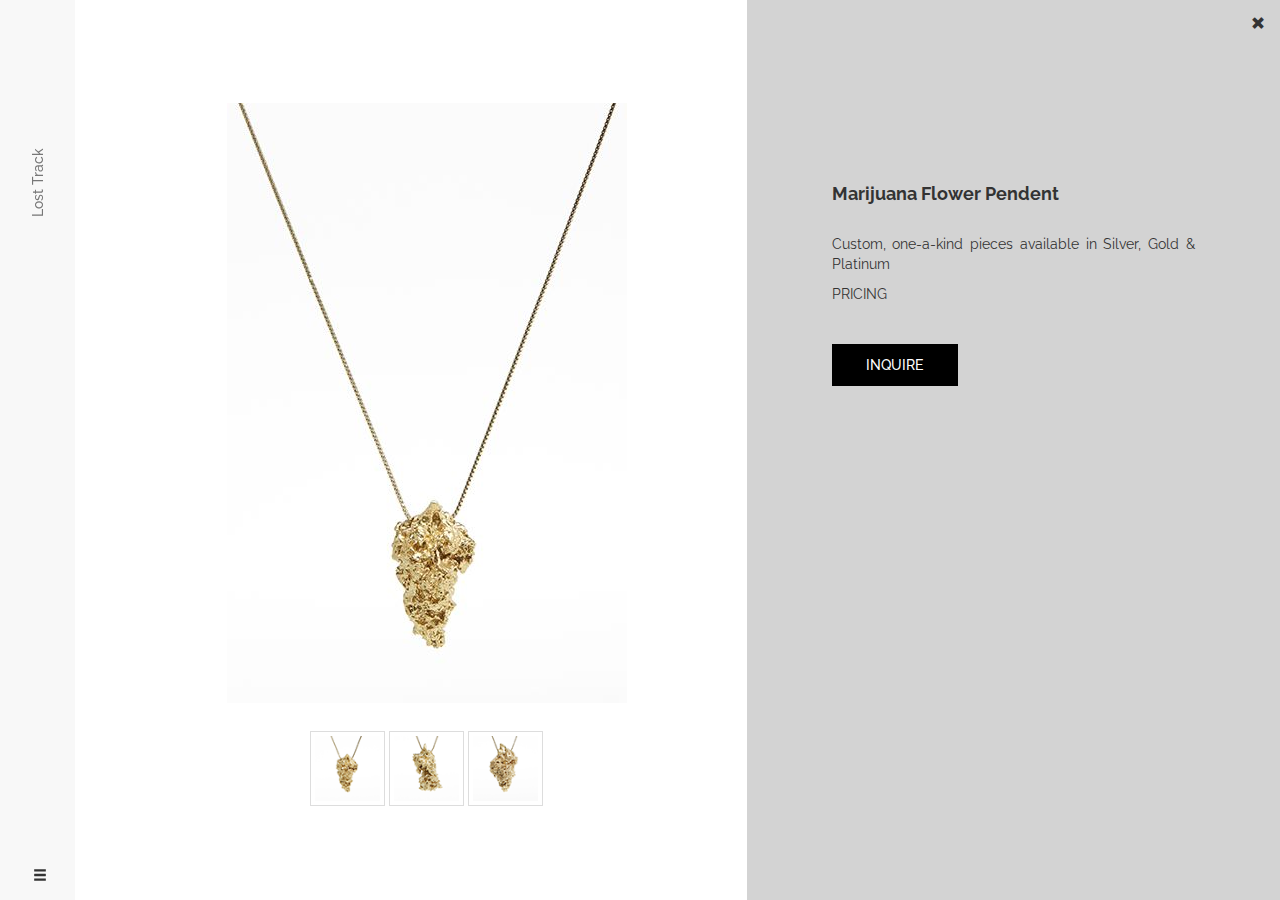
<file: detailpages/MarijuanaFlowerPendent-detail.html>
<!DOCTYPE html>
<html lang="en">
  <head>
    <meta charset="utf-8">
    <meta http-equiv="X-UA-Compatible" content="IE=edge">
    <meta name="viewport" content="width=device-width, initial-scale=1">
    <!-- The above 3 meta tags *must* come first in the head; any other head content must come *after* these tags -->
    <title>LOST TRACK JEWELRY</title>

    <!-- Bootstrap -->
   <!-- Latest compiled and minified CSS -->
    <link rel="stylesheet" href="https://maxcdn.bootstrapcdn.com/bootstrap/3.3.7/css/bootstrap.min.css" integrity="sha384-BVYiiSIFeK1dGmJRAkycuHAHRg32OmUcww7on3RYdg4Va+PmSTsz/K68vbdEjh4u" crossorigin="anonymous">
    <link rel="stylesheet" type="text/css" href="../style.css">

    <!-- HTML5 shim and Respond.js for IE8 support of HTML5 elements and media queries -->
    <!-- WARNING: Respond.js doesn't work if you view the page via file:// -->
    <!--[if lt IE 9]>
      <script src="https://oss.maxcdn.com/html5shiv/3.7.3/html5shiv.min.js"></script>
      <script src="https://oss.maxcdn.com/respond/1.4.2/respond.min.js"></script>
    <![endif]-->
    <link href="https://fonts.googleapis.com/css?family=Raleway:300,700" rel="stylesheet">
<link rel="apple-touch-icon" sizes="57x57" href="images/Favicons/apple-icon-57x57.png">
<link rel="apple-touch-icon" sizes="60x60" href="images/Favicons/apple-icon-60x60.png">
<link rel="apple-touch-icon" sizes="72x72" href="images/Favicons/apple-icon-72x72.png">
<link rel="apple-touch-icon" sizes="76x76" href="images/Favicons/apple-icon-76x76.png">
<link rel="apple-touch-icon" sizes="114x114" href="images/Favicons/apple-icon-114x114.png">
<link rel="apple-touch-icon" sizes="120x120" href="images/Favicons/apple-icon-120x120.png">
<link rel="apple-touch-icon" sizes="144x144" href="images/Favicons/apple-icon-144x144.png">
<link rel="apple-touch-icon" sizes="152x152" href="images/Favicons/apple-icon-152x152.png">
<link rel="apple-touch-icon" sizes="180x180" href="images/Favicons/apple-icon-180x180.png">
<link rel="icon" type="image/png" sizes="192x192"  href="images/Favicons/android-icon-192x192.png">
<link rel="icon" type="image/png" sizes="32x32" href="images/Favicons/favicon-32x32.png">
<link rel="icon" type="image/png" sizes="96x96" href="images/Favicons/favicon-96x96.png">
<link rel="icon" type="image/png" sizes="16x16" href="images/Favicons/favicon-16x16.png">
<link rel="manifest" href="/manifest.json">
<meta name="msapplication-TileColor" content="#ffffff">
<meta name="msapplication-TileImage" content="images/Favicons/ms-icon-144x144.png">
<meta name="theme-color" content="#ffffff">    
  </head>
  <body>
    <div id="mySidenav" class="sidenav">
      <a href="javascript:void(0)" class="closebtn" onclick="closeNav()">&times;</a>
      <a href="../index.html">Home</a>
      <a href="../about.html">About</a>
     <!-- <a href="shop.html">Shop</a>-->
    </div>

    <div class="navbar navbar-default navbar-fixed-left">
    <a class="navbar-brand" href="../index.html"><h5 class="logo">Lost Track</h5></a>
    <div class="align-bottom text-center">
    <ul class="nav navbar-nav">
     <li><span onclick="openNav()"><i class="glyphicon glyphicon-menu-hamburger"></i></span></li>
    </ul>
    </div>
    </div>
    <div id="main">
      <div class="col-md-1"></div>
      <div class="col-md-6 center-vertical">
        <img class="productimg img-responsive center-block" id="zoom" src="../images/productdetail/Charm_Nug_Brass_002_detail.jpg"><!-- Big Product-->
        <!-- thumbnails-->
        <div class="text-center">
         <img onclick="document.getElementById('zoom').src='../images/productdetail/Charm_Nug_Brass_002_detail.jpg'" src="../images/thumbnails/Charm_Nug_Brass_002_thumb.png" class="img-thumbnail thumbnail" alt="Brass Charm"/>
        <img onclick="document.getElementById('zoom').src='../images/productdetail/Charm_Nug2_Brass_006_detail.jpg'" src="../images/thumbnails/Charm_Nug2_Brass_006_thumb.png" class="img-thumbnail thumbnail" alt="Brass Charm"/>
        <img onclick="document.getElementById('zoom').src='../images/productdetail/Charm_Nug3_Brass_010_detail.jpg'" src="../images/thumbnails/Charm_Nug3_Brass_010_thumb.png" class="img-thumbnail thumbnail" alt="Brass Charm"/>

        </div>
        <!-- thumbnails-->
      </div>

      <div class="col-md-5 text-justify sidepanel">
        <div class="text-right">
        <a href="index.html">
        <i class="glyphicon glyphicon-remove"></i></a></div>
        <div class="productinfo">
        <h4><strong>Marijuana Flower Pendent</strong></h4>
        <br>
        <p>Custom, one-a-kind pieces available in Silver, Gold & Platinum</p>
          <a href="about.html">
            <p>PRICING</p>
          </a>
        <br>
       <div class="rectangle text-center">
         <a href="https://losttrackadmin.typeform.com/to/vgKyVc">
          <h5>INQUIRE</h5>
          </a>
        </div>
        </div>
      </div>
    </div>

    <!-- jQuery (necessary for Bootstrap's JavaScript plugins) -->
    <script src="https://ajax.googleapis.com/ajax/libs/jquery/1.12.4/jquery.min.js"></script>
    <!-- Include all compiled plugins (below), or include individual files as needed -->
    <!-- Latest compiled and minified JavaScript -->
    <script src="https://maxcdn.bootstrapcdn.com/bootstrap/3.3.7/js/bootstrap.min.js" integrity="sha384-Tc5IQib027qvyjSMfHjOMaLkfuWVxZxUPnCJA7l2mCWNIpG9mGCD8wGNIcPD7Txa" crossorigin="anonymous"></script>
    <script type="text/javascript" src="../losttrack.js"></script>
  </body>
</html>
</file>
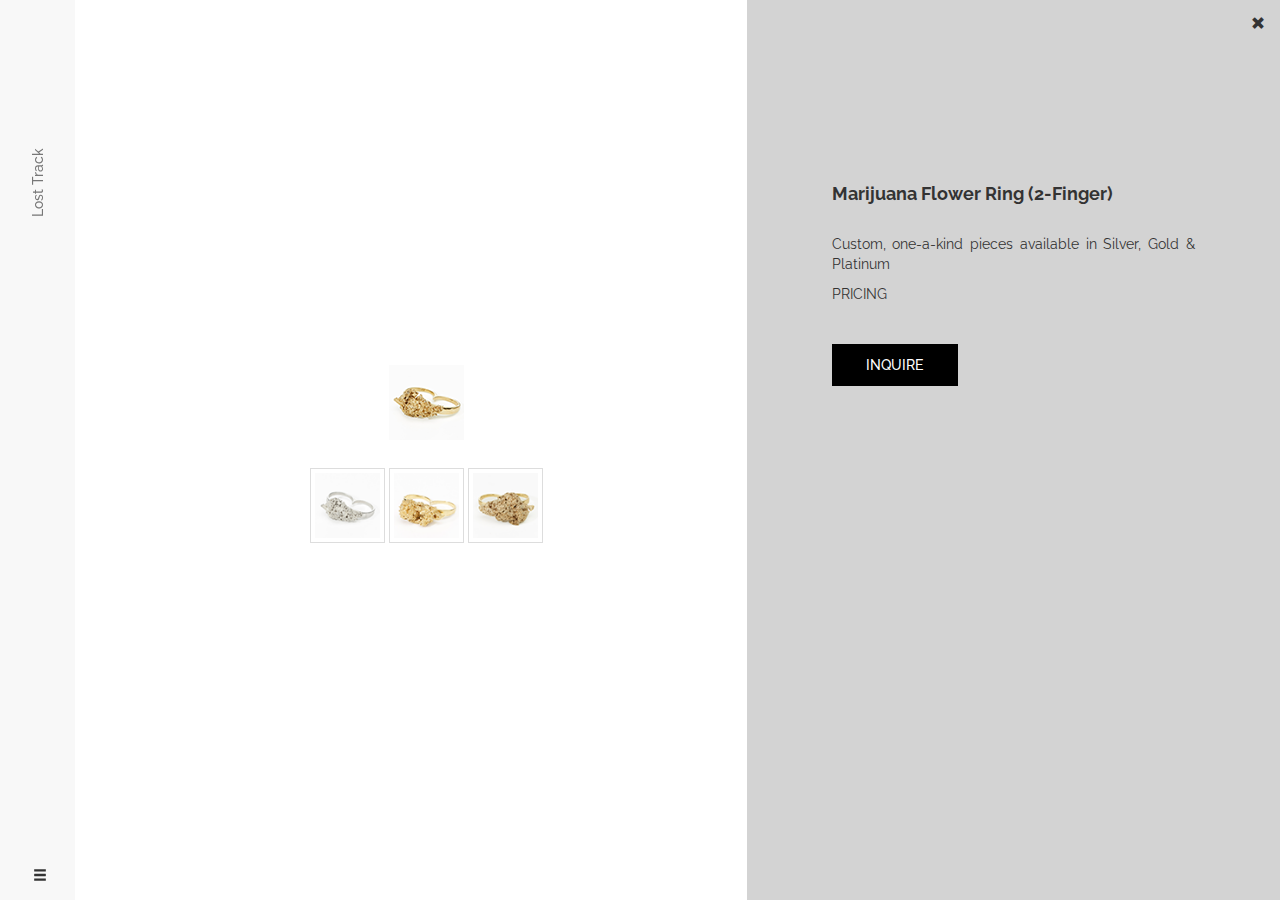
<file: detailpages/MarijuanaFlowerRing-detail.html>
<!DOCTYPE html>
<html lang="en">
  <head>
    <meta charset="utf-8">
    <meta http-equiv="X-UA-Compatible" content="IE=edge">
    <meta name="viewport" content="width=device-width, initial-scale=1">
    <!-- The above 3 meta tags *must* come first in the head; any other head content must come *after* these tags -->
    <title>LOST TRACK JEWELRY</title>

    <!-- Bootstrap -->
   <!-- Latest compiled and minified CSS -->
    <link rel="stylesheet" href="https://maxcdn.bootstrapcdn.com/bootstrap/3.3.7/css/bootstrap.min.css" integrity="sha384-BVYiiSIFeK1dGmJRAkycuHAHRg32OmUcww7on3RYdg4Va+PmSTsz/K68vbdEjh4u" crossorigin="anonymous">
    <link rel="stylesheet" type="text/css" href="../style.css">

    <!-- HTML5 shim and Respond.js for IE8 support of HTML5 elements and media queries -->
    <!-- WARNING: Respond.js doesn't work if you view the page via file:// -->
    <!--[if lt IE 9]>
      <script src="https://oss.maxcdn.com/html5shiv/3.7.3/html5shiv.min.js"></script>
      <script src="https://oss.maxcdn.com/respond/1.4.2/respond.min.js"></script>
    <![endif]-->
    <link href="https://fonts.googleapis.com/css?family=Raleway:300,700" rel="stylesheet">
    <link rel="apple-touch-icon" sizes="57x57" href="images/Favicons/apple-icon-57x57.png">
<link rel="apple-touch-icon" sizes="60x60" href="images/Favicons/apple-icon-60x60.png">
<link rel="apple-touch-icon" sizes="72x72" href="images/Favicons/apple-icon-72x72.png">
<link rel="apple-touch-icon" sizes="76x76" href="images/Favicons/apple-icon-76x76.png">
<link rel="apple-touch-icon" sizes="114x114" href="images/Favicons/apple-icon-114x114.png">
<link rel="apple-touch-icon" sizes="120x120" href="images/Favicons/apple-icon-120x120.png">
<link rel="apple-touch-icon" sizes="144x144" href="images/Favicons/apple-icon-144x144.png">
<link rel="apple-touch-icon" sizes="152x152" href="images/Favicons/apple-icon-152x152.png">
<link rel="apple-touch-icon" sizes="180x180" href="images/Favicons/apple-icon-180x180.png">
<link rel="icon" type="image/png" sizes="192x192"  href="images/Favicons/android-icon-192x192.png">
<link rel="icon" type="image/png" sizes="32x32" href="images/Favicons/favicon-32x32.png">
<link rel="icon" type="image/png" sizes="96x96" href="images/Favicons/favicon-96x96.png">
<link rel="icon" type="image/png" sizes="16x16" href="images/Favicons/favicon-16x16.png">
<link rel="manifest" href="/manifest.json">
<meta name="msapplication-TileColor" content="#ffffff">
<meta name="msapplication-TileImage" content="images/Favicons/ms-icon-144x144.png">
<meta name="theme-color" content="#ffffff">
  </head>
  <body>
    <div id="mySidenav" class="sidenav">
      <a href="javascript:void(0)" class="closebtn" onclick="closeNav()">&times;</a>
      <a href="../index.html">Home</a>
      <a href="../about.html">About</a>
     <!-- <a href="shop.html">Shop</a>-->
    </div>

    <div class="navbar navbar-default navbar-fixed-left">
    <a class="navbar-brand" href="../index.html"><h5 class="logo">Lost Track</h5></a>
    <div class="align-bottom text-center">
    <ul class="nav navbar-nav">
     <li><span onclick="openNav()"><i class="glyphicon glyphicon-menu-hamburger"></i></span></li>
    </ul>
    </div>
    </div>
    <div id="main">
      <div class="col-md-1"></div>
      <div class="col-md-6 center-vertical">
        <img class="productimg img-responsive center-block" id="zoom" src="../images/thumbnails/Ring_Nug_Gold_013_thumb.png" alt="Brass Charm"/><!-- Big Product-->
        <!-- thumbnails-->
        <div class="text-center">
        <img onclick="document.getElementById('zoom').src='../images/productdetail/Ring_Nug_Silver_007_detail.jpg'" src="../images/thumbnails/Ring_Nug_Silver_007_thumb.png" class="img-thumbnail thumbnail" alt="Silver Charm"/>
        <img onclick="document.getElementById('zoom').src='../images/productdetail/Ring_Nug2_Gold_015_detail.jpg'" src="../images/thumbnails/Ring_Nug2_Gold_015_thumb.png" class="img-thumbnail thumbnail" alt="Gold Charm 2"/>
        <img onclick="document.getElementById('zoom').src='../images/productdetail/Ring_Nug3_Gold_020_detail.jpg'" src="../images/thumbnails/Ring_Nug3_Gold_020_thumb.png" class="img-thumbnail thumbnail" alt="Gold Charm 3"/>


        </div>
        <!-- thumbnails-->
      </div>

      <div class="col-md-5 text-justify sidepanel">
        <div class="text-right">
        <a href="index.html">
        <i class="glyphicon glyphicon-remove"></i></a></div>
        <div class="productinfo">
        <h4><strong>Marijuana Flower Ring (2-Finger)</strong></h4>
        <br>
        <p>Custom, one-a-kind pieces available in Silver, Gold & Platinum</p>
          <a href="about.html">
            <p>PRICING</p>
          </a>
        <br>
        <div class="rectangle text-center">
          <a href="https://losttrackadmin.typeform.com/to/vgKyVc">
          <h5>INQUIRE</h5>
          </a>
        </div>
        </div>
      </div>
    </div>

    <!-- jQuery (necessary for Bootstrap's JavaScript plugins) -->
    <script src="https://ajax.googleapis.com/ajax/libs/jquery/1.12.4/jquery.min.js"></script>
    <!-- Include all compiled plugins (below), or include individual files as needed -->
    <!-- Latest compiled and minified JavaScript -->
    <script src="https://maxcdn.bootstrapcdn.com/bootstrap/3.3.7/js/bootstrap.min.js" integrity="sha384-Tc5IQib027qvyjSMfHjOMaLkfuWVxZxUPnCJA7l2mCWNIpG9mGCD8wGNIcPD7Txa" crossorigin="anonymous"></script>
    <script type="text/javascript" src="../losttrack.js"></script>
  </body>
</html>
</file>
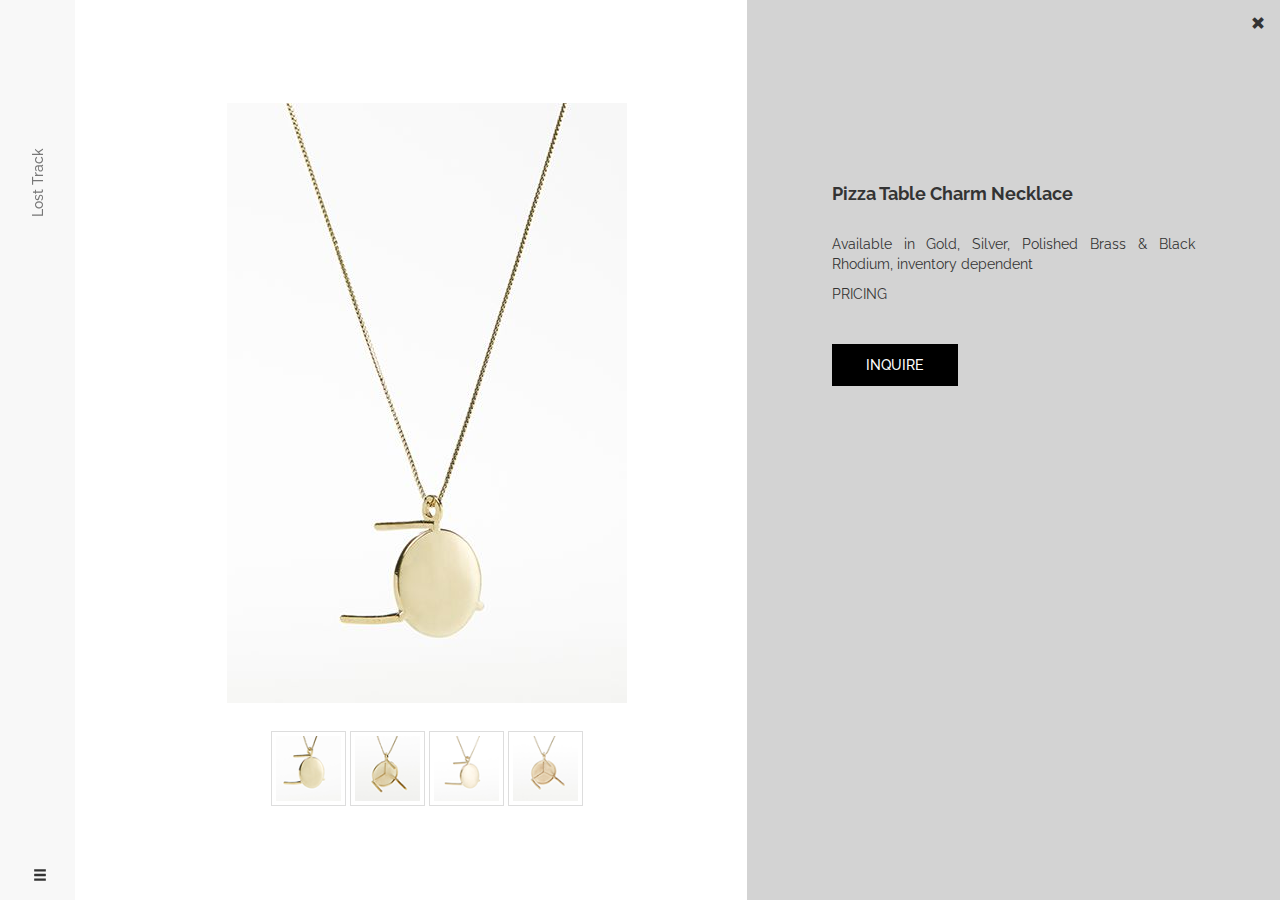
<file: detailpages/PizzaTableCharm-detail.html>
<!DOCTYPE html>
<html lang="en">
  <head>
    <meta charset="utf-8">
    <meta http-equiv="X-UA-Compatible" content="IE=edge">
    <meta name="viewport" content="width=device-width, initial-scale=1">
    <!-- The above 3 meta tags *must* come first in the head; any other head content must come *after* these tags -->
    <title>LOST TRACK JEWELRY</title>

    <!-- Bootstrap -->
   <!-- Latest compiled and minified CSS -->
    <link rel="stylesheet" href="https://maxcdn.bootstrapcdn.com/bootstrap/3.3.7/css/bootstrap.min.css" integrity="sha384-BVYiiSIFeK1dGmJRAkycuHAHRg32OmUcww7on3RYdg4Va+PmSTsz/K68vbdEjh4u" crossorigin="anonymous">
    <link rel="stylesheet" type="text/css" href="../style.css">

    <!-- HTML5 shim and Respond.js for IE8 support of HTML5 elements and media queries -->
    <!-- WARNING: Respond.js doesn't work if you view the page via file:// -->
    <!--[if lt IE 9]>
      <script src="https://oss.maxcdn.com/html5shiv/3.7.3/html5shiv.min.js"></script>
      <script src="https://oss.maxcdn.com/respond/1.4.2/respond.min.js"></script>
    <![endif]-->
    <link href="https://fonts.googleapis.com/css?family=Raleway:300,700" rel="stylesheet">
    <link rel="apple-touch-icon" sizes="57x57" href="images/Favicons/apple-icon-57x57.png">
<link rel="apple-touch-icon" sizes="60x60" href="images/Favicons/apple-icon-60x60.png">
<link rel="apple-touch-icon" sizes="72x72" href="images/Favicons/apple-icon-72x72.png">
<link rel="apple-touch-icon" sizes="76x76" href="images/Favicons/apple-icon-76x76.png">
<link rel="apple-touch-icon" sizes="114x114" href="images/Favicons/apple-icon-114x114.png">
<link rel="apple-touch-icon" sizes="120x120" href="images/Favicons/apple-icon-120x120.png">
<link rel="apple-touch-icon" sizes="144x144" href="images/Favicons/apple-icon-144x144.png">
<link rel="apple-touch-icon" sizes="152x152" href="images/Favicons/apple-icon-152x152.png">
<link rel="apple-touch-icon" sizes="180x180" href="images/Favicons/apple-icon-180x180.png">
<link rel="icon" type="image/png" sizes="192x192"  href="images/Favicons/android-icon-192x192.png">
<link rel="icon" type="image/png" sizes="32x32" href="images/Favicons/favicon-32x32.png">
<link rel="icon" type="image/png" sizes="96x96" href="images/Favicons/favicon-96x96.png">
<link rel="icon" type="image/png" sizes="16x16" href="images/Favicons/favicon-16x16.png">
<link rel="manifest" href="/manifest.json">
<meta name="msapplication-TileColor" content="#ffffff">
<meta name="msapplication-TileImage" content="images/Favicons/ms-icon-144x144.png">
<meta name="theme-color" content="#ffffff">
  </head>
  <body>
    <div id="mySidenav" class="sidenav">
      <a href="javascript:void(0)" class="closebtn" onclick="closeNav()">&times;</a>
      <a href="../index.html">Home</a>
      <a href="../about.html">About</a>
     <!-- <a href="shop.html">Shop</a>-->
    </div>

    <div class="navbar navbar-default navbar-fixed-left">
    <a class="navbar-brand" href="../index.html"><h5 class="logo">Lost Track</h5></a>
    <div class="align-bottom text-center">
    <ul class="nav navbar-nav">
     <li><span onclick="openNav()"><i class="glyphicon glyphicon-menu-hamburger"></i></span></li>
    </ul>
    </div>
    </div>
    <div id="main">
      <div class="col-md-1"></div>
      <div class="col-md-6 center-vertical">
        <img class="productimg img-responsive center-block" id="zoom" src="../images/productdetail/Charm_PizzaTable_Brass_007_detail.jpg"><!-- Big Product-->
        <!-- thumbnails-->
        <div class="text-center">
         <img onclick="document.getElementById('zoom').src='../images/productdetail/Charm_PizzaTable_Brass_007_detail.jpg'" src="../images/thumbnails/Charm_PizzaTable_Brass_007_thumb.png" class="img-thumbnail thumbnail" alt="Brass Charm"/>
        <img onclick="document.getElementById('zoom').src='../images/productdetail/Charm_PizzaTable_Brass_alt_002_detail.jpg'" src="../images/thumbnails/Charm_PizzaTable_Brass_alt_002_thumb.png" class="img-thumbnail thumbnail" alt="Brass Charm"/>
        <img onclick="document.getElementById('zoom').src='../images/productdetail/Charm_PizzaTable_Copper_010_detail.jpg'" src="../images/thumbnails/Charm_PizzaTable_Copper_010_thumb.png" class="img-thumbnail thumbnail" alt="Brass Charm"/>
        <img onclick="document.getElementById('zoom').src='../images/productdetail/Charm_PizzaTable_Copper_alt_009_detail.jpg'" src="../images/thumbnails/Charm_PizzaTable_Copper_alt_009_thumb.png" class="img-thumbnail thumbnail" alt="Brass Charm"/>

        </div>
        <!-- thumbnails-->
      </div>

      <div class="col-md-5 text-justify sidepanel">
        <div class="text-right">
        <a href="index.html">
        <i class="glyphicon glyphicon-remove"></i></a></div>
        <div class="productinfo">
        <h4><strong>Pizza Table Charm Necklace</strong></h4>
        <br>
        <p>Available in Gold, Silver, Polished Brass & Black Rhodium, inventory dependent</p>
        <a href="about.html">
            <p>PRICING</p>
          </a>
        <br>
        <div class="rectangle text-center">
          <a href="https://losttrackadmin.typeform.com/to/vgKyVc">
          <h5>INQUIRE</h5>
          </a>
        </div>
        </div>
      </div>
    </div>

    <!-- jQuery (necessary for Bootstrap's JavaScript plugins) -->
    <script src="https://ajax.googleapis.com/ajax/libs/jquery/1.12.4/jquery.min.js"></script>
    <!-- Include all compiled plugins (below), or include individual files as needed -->
    <!-- Latest compiled and minified JavaScript -->
    <script src="https://maxcdn.bootstrapcdn.com/bootstrap/3.3.7/js/bootstrap.min.js" integrity="sha384-Tc5IQib027qvyjSMfHjOMaLkfuWVxZxUPnCJA7l2mCWNIpG9mGCD8wGNIcPD7Txa" crossorigin="anonymous"></script>
    <script type="text/javascript" src="../losttrack.js"></script>
  </body>
</html>
</file>
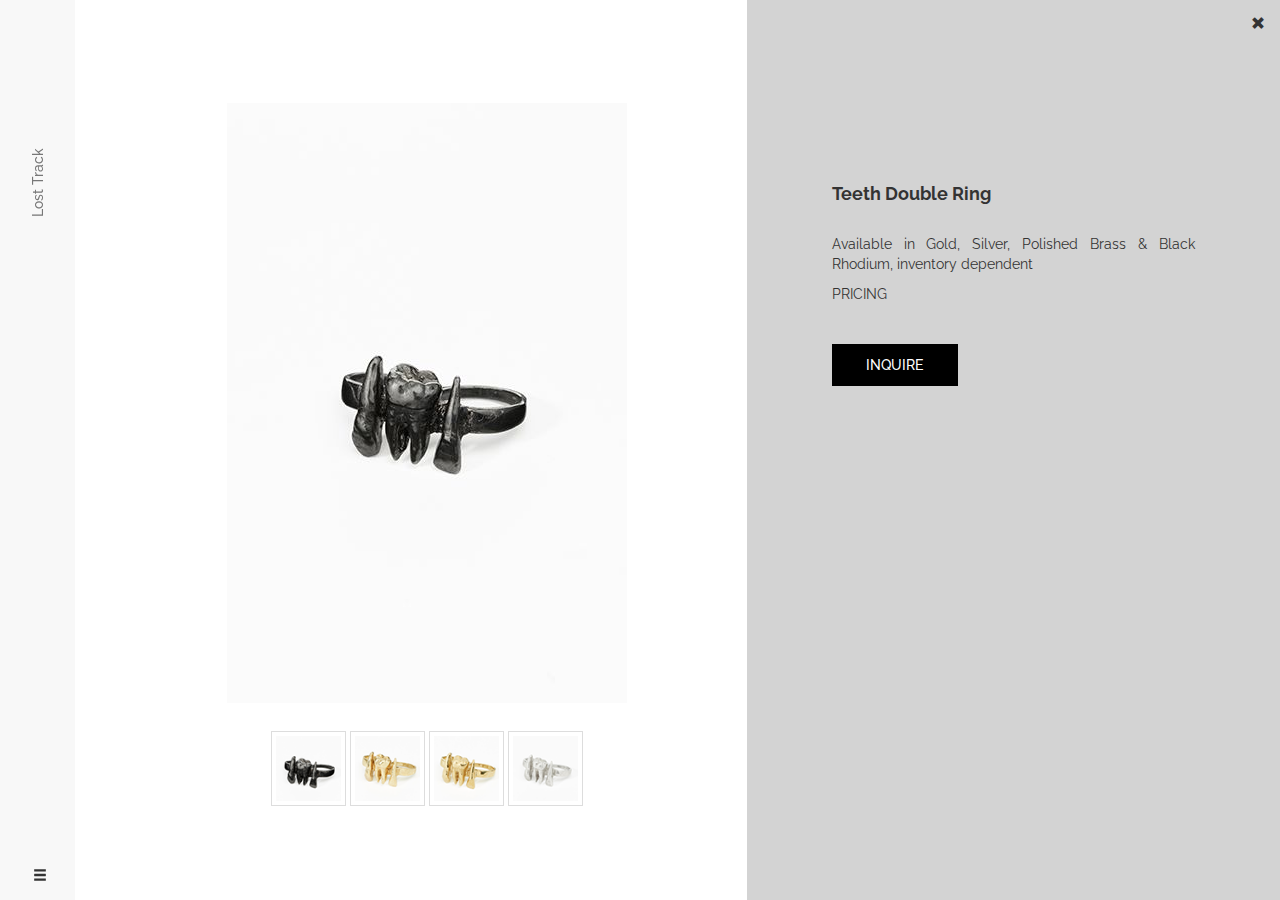
<file: detailpages/TeethRing-detail.html>
<!DOCTYPE html>
<html lang="en">
  <head>
    <meta charset="utf-8">
    <meta http-equiv="X-UA-Compatible" content="IE=edge">
    <meta name="viewport" content="width=device-width, initial-scale=1">
    <!-- The above 3 meta tags *must* come first in the head; any other head content must come *after* these tags -->
    <title>LOST TRACK JEWELRY</title>

    <!-- Bootstrap -->
   <!-- Latest compiled and minified CSS -->
    <link rel="stylesheet" href="https://maxcdn.bootstrapcdn.com/bootstrap/3.3.7/css/bootstrap.min.css" integrity="sha384-BVYiiSIFeK1dGmJRAkycuHAHRg32OmUcww7on3RYdg4Va+PmSTsz/K68vbdEjh4u" crossorigin="anonymous">
    <link rel="stylesheet" type="text/css" href="../style.css">

    <!-- HTML5 shim and Respond.js for IE8 support of HTML5 elements and media queries -->
    <!-- WARNING: Respond.js doesn't work if you view the page via file:// -->
    <!--[if lt IE 9]>
      <script src="https://oss.maxcdn.com/html5shiv/3.7.3/html5shiv.min.js"></script>
      <script src="https://oss.maxcdn.com/respond/1.4.2/respond.min.js"></script>
    <![endif]-->
    <link href="https://fonts.googleapis.com/css?family=Raleway:300,700" rel="stylesheet">
<link rel="apple-touch-icon" sizes="57x57" href="images/Favicons/apple-icon-57x57.png">
<link rel="apple-touch-icon" sizes="60x60" href="images/Favicons/apple-icon-60x60.png">
<link rel="apple-touch-icon" sizes="72x72" href="images/Favicons/apple-icon-72x72.png">
<link rel="apple-touch-icon" sizes="76x76" href="images/Favicons/apple-icon-76x76.png">
<link rel="apple-touch-icon" sizes="114x114" href="images/Favicons/apple-icon-114x114.png">
<link rel="apple-touch-icon" sizes="120x120" href="images/Favicons/apple-icon-120x120.png">
<link rel="apple-touch-icon" sizes="144x144" href="images/Favicons/apple-icon-144x144.png">
<link rel="apple-touch-icon" sizes="152x152" href="images/Favicons/apple-icon-152x152.png">
<link rel="apple-touch-icon" sizes="180x180" href="images/Favicons/apple-icon-180x180.png">
<link rel="icon" type="image/png" sizes="192x192"  href="images/Favicons/android-icon-192x192.png">
<link rel="icon" type="image/png" sizes="32x32" href="images/Favicons/favicon-32x32.png">
<link rel="icon" type="image/png" sizes="96x96" href="images/Favicons/favicon-96x96.png">
<link rel="icon" type="image/png" sizes="16x16" href="images/Favicons/favicon-16x16.png">
<link rel="manifest" href="/manifest.json">
<meta name="msapplication-TileColor" content="#ffffff">
<meta name="msapplication-TileImage" content="images/Favicons/ms-icon-144x144.png">
<meta name="theme-color" content="#ffffff">
  </head>
  <body>
    <div id="mySidenav" class="sidenav">
      <a href="javascript:void(0)" class="closebtn" onclick="closeNav()">&times;</a>
      <a href="../index.html">Home</a>
      <a href="../about.html">About</a>
     <!-- <a href="shop.html">Shop</a>-->
    </div>

    <div class="navbar navbar-default navbar-fixed-left">
    <a class="navbar-brand" href="../index.html"><h5 class="logo">Lost Track</h5></a>
    <div class="align-bottom text-center">
    <ul class="nav navbar-nav">
     <li><span onclick="openNav()"><i class="glyphicon glyphicon-menu-hamburger"></i></span></li>
    </ul>
    </div>
    </div>
    <div id="main">
      <div class="col-md-1"></div>
      <div class="col-md-6 center-vertical">
        <img class="productimg img-responsive center-block" id="zoom" src="../images/productdetail/Ring_Double_TeethBlack_001_detail.jpg"><!-- Big Product-->
        <!-- thumbnails-->
        <div class="text-center">
         <img onclick="document.getElementById('zoom').src='../images/productdetail/Ring_Double_TeethBlack_001_detail.jpg'" src="../images/thumbnails/Ring_Double_TeethBlack_001_thumb.png" class="img-thumbnail thumbnail" alt="Brass Charm"/>
        <img onclick="document.getElementById('zoom').src='../images/productdetail/Ring_Double_TeethBrass_001_detail.jpg'" src="../images/thumbnails/Ring_Double_TeethBrass_001_thumb.png" class="img-thumbnail thumbnail" alt="Brass Charm"/>
        <img onclick="document.getElementById('zoom').src='../images/productdetail/Ring_Double_TeethGold_003_detail.jpg'" src="../images/thumbnails/Ring_Double_TeethGold_003_thumb.png" class="img-thumbnail thumbnail" alt="Brass Charm"/>
        <img onclick="document.getElementById('zoom').src='../images/productdetail/Ring_Double_TeethSilver_015_detail.jpg'" src="../images/thumbnails/Ring_Double_TeethSilver_015_thumb.png" class="img-thumbnail thumbnail" alt="Brass Charm"/>

        </div>
        <!-- thumbnails-->
      </div>

      <div class="col-md-5 text-justify sidepanel">
        <div class="text-right">
        <a href="index.html">
        <i class="glyphicon glyphicon-remove"></i></a></div>
        <div class="productinfo">
        <h4><strong>Teeth Double Ring</strong></h4>
        <br>
        <p>Available in Gold, Silver, Polished Brass & Black Rhodium, inventory dependent</p>
        <a href="about.html">
            <p>PRICING</p>
          </a>
        <br>
        <div class="rectangle text-center">
          <a href="https://losttrackadmin.typeform.com/to/vgKyVc">
          <h5>INQUIRE</h5>
          </a>
        </div>
        </div>
      </div>
    </div>

    <!-- jQuery (necessary for Bootstrap's JavaScript plugins) -->
    <script src="https://ajax.googleapis.com/ajax/libs/jquery/1.12.4/jquery.min.js"></script>
    <!-- Include all compiled plugins (below), or include individual files as needed -->
    <!-- Latest compiled and minified JavaScript -->
    <script src="https://maxcdn.bootstrapcdn.com/bootstrap/3.3.7/js/bootstrap.min.js" integrity="sha384-Tc5IQib027qvyjSMfHjOMaLkfuWVxZxUPnCJA7l2mCWNIpG9mGCD8wGNIcPD7Txa" crossorigin="anonymous"></script>
    <script type="text/javascript" src="../losttrack.js"></script>
  </body>
</html>
</file>
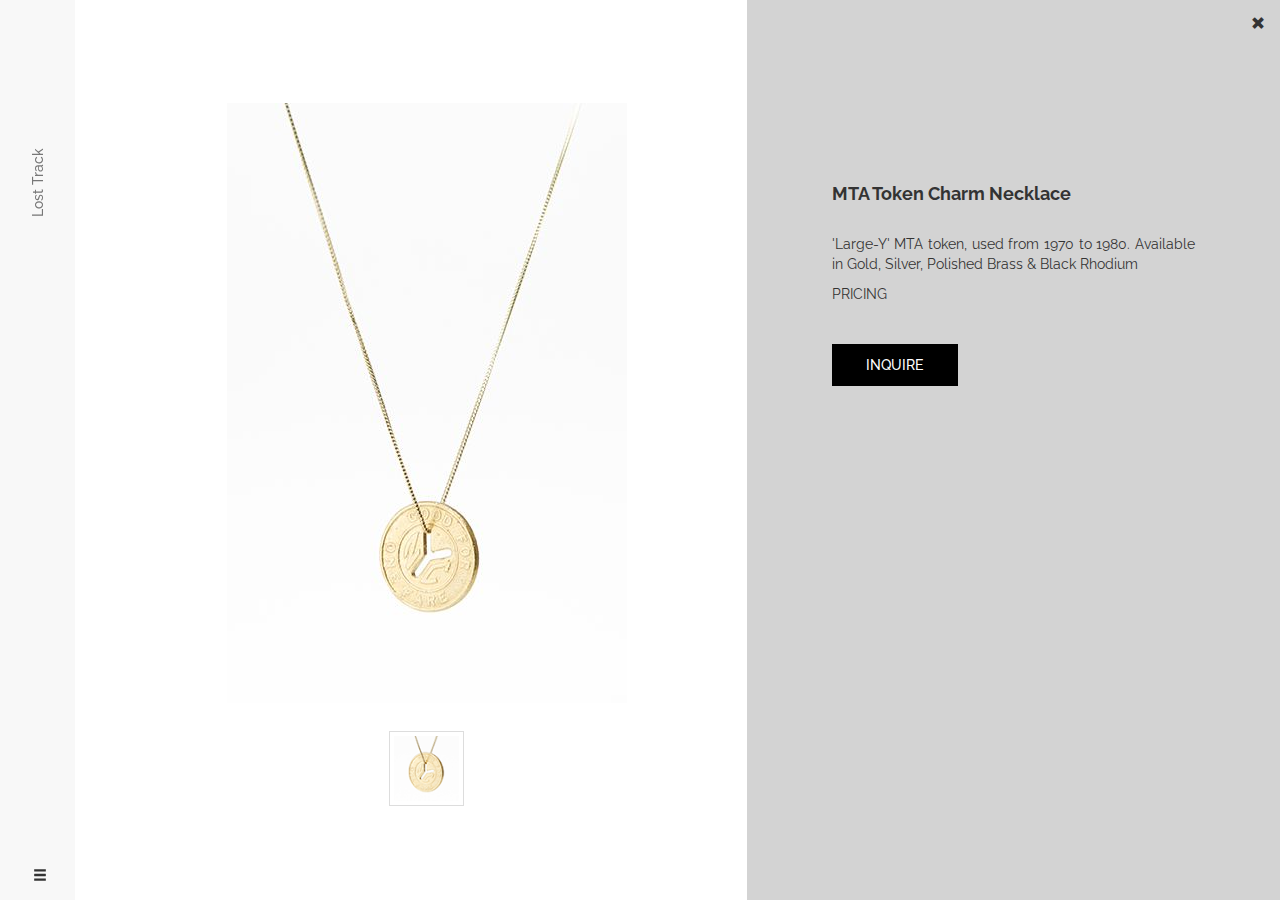
<file: detailpages/TokenCharm-detail.html>
<!DOCTYPE html>
<html lang="en">
  <head>
    <meta charset="utf-8">
    <meta http-equiv="X-UA-Compatible" content="IE=edge">
    <meta name="viewport" content="width=device-width, initial-scale=1">
    <!-- The above 3 meta tags *must* come first in the head; any other head content must come *after* these tags -->
    <title>LOST TRACK JEWELRY</title>

    <!-- Bootstrap -->
   <!-- Latest compiled and minified CSS -->
    <link rel="stylesheet" href="https://maxcdn.bootstrapcdn.com/bootstrap/3.3.7/css/bootstrap.min.css" integrity="sha384-BVYiiSIFeK1dGmJRAkycuHAHRg32OmUcww7on3RYdg4Va+PmSTsz/K68vbdEjh4u" crossorigin="anonymous">
    <link rel="stylesheet" type="text/css" href="../style.css">

    <!-- HTML5 shim and Respond.js for IE8 support of HTML5 elements and media queries -->
    <!-- WARNING: Respond.js doesn't work if you view the page via file:// -->
    <!--[if lt IE 9]>
      <script src="https://oss.maxcdn.com/html5shiv/3.7.3/html5shiv.min.js"></script>
      <script src="https://oss.maxcdn.com/respond/1.4.2/respond.min.js"></script>
    <![endif]-->
    <link href="https://fonts.googleapis.com/css?family=Raleway:300,700" rel="stylesheet">
    <link rel="apple-touch-icon" sizes="57x57" href="images/Favicons/apple-icon-57x57.png">
<link rel="apple-touch-icon" sizes="60x60" href="images/Favicons/apple-icon-60x60.png">
<link rel="apple-touch-icon" sizes="72x72" href="images/Favicons/apple-icon-72x72.png">
<link rel="apple-touch-icon" sizes="76x76" href="images/Favicons/apple-icon-76x76.png">
<link rel="apple-touch-icon" sizes="114x114" href="images/Favicons/apple-icon-114x114.png">
<link rel="apple-touch-icon" sizes="120x120" href="images/Favicons/apple-icon-120x120.png">
<link rel="apple-touch-icon" sizes="144x144" href="images/Favicons/apple-icon-144x144.png">
<link rel="apple-touch-icon" sizes="152x152" href="images/Favicons/apple-icon-152x152.png">
<link rel="apple-touch-icon" sizes="180x180" href="images/Favicons/apple-icon-180x180.png">
<link rel="icon" type="image/png" sizes="192x192"  href="images/Favicons/android-icon-192x192.png">
<link rel="icon" type="image/png" sizes="32x32" href="images/Favicons/favicon-32x32.png">
<link rel="icon" type="image/png" sizes="96x96" href="images/Favicons/favicon-96x96.png">
<link rel="icon" type="image/png" sizes="16x16" href="images/Favicons/favicon-16x16.png">
<link rel="manifest" href="/manifest.json">
<meta name="msapplication-TileColor" content="#ffffff">
<meta name="msapplication-TileImage" content="images/Favicons/ms-icon-144x144.png">
<meta name="theme-color" content="#ffffff">
  </head>
  <body>
    <div id="mySidenav" class="sidenav">
      <a href="javascript:void(0)" class="closebtn" onclick="closeNav()">&times;</a>
      <a href="../index.html">Home</a>
      <a href="../about.html">About</a>
     <!-- <a href="shop.html">Shop</a>-->
    </div>

    <div class="navbar navbar-default navbar-fixed-left">
    <a class="navbar-brand" href="../index.html"><h5 class="logo">Lost Track</h5></a>
    <div class="align-bottom text-center">
    <ul class="nav navbar-nav">
     <li><span onclick="openNav()"><i class="glyphicon glyphicon-menu-hamburger"></i></span></li>
    </ul>
    </div>
    </div>
    <div id="main">
      <div class="col-md-1"></div>
      <div class="col-md-6 center-vertical">
        <img class="productimg img-responsive center-block" id="zoom" src="../images/productdetail/Charm_MTAToken_Brass_005.jpg"><!-- Big Product-->
        <!-- thumbnails-->
        <div class="text-center">
         <img onclick="document.getElementById('zoom').src='../images/productdetail/Charm_MTAToken_Brass_005.jpg'" src="../images/thumbnails/Charm_MTAToken_Brass_005.png" class="img-thumbnail thumbnail" alt="Brass Charm"/>

        </div>
        <!-- thumbnails-->
      </div>

      <div class="col-md-5 text-justify sidepanel">
        <div class="text-right">
        <a href="index.html">
        <i class="glyphicon glyphicon-remove"></i></a></div>
        <div class="productinfo">
        <h4><strong>MTA Token Charm Necklace</strong></h4>
        <br>
        <p>'Large-Y' MTA token, used from 1970 to 1980. Available in Gold, Silver, Polished Brass & Black Rhodium</p>
        <a href="about.html">
            <p>PRICING</p>
          </a>
        <br>
        <div class="rectangle text-center">
          <a href="https://losttrackadmin.typeform.com/to/vgKyVc">
          <h5>INQUIRE</h5>
          </a>
        </div>
        </div>
      </div>
    </div>

    <!-- jQuery (necessary for Bootstrap's JavaScript plugins) -->
    <script src="https://ajax.googleapis.com/ajax/libs/jquery/1.12.4/jquery.min.js"></script>
    <!-- Include all compiled plugins (below), or include individual files as needed -->
    <!-- Latest compiled and minified JavaScript -->
    <script src="https://maxcdn.bootstrapcdn.com/bootstrap/3.3.7/js/bootstrap.min.js" integrity="sha384-Tc5IQib027qvyjSMfHjOMaLkfuWVxZxUPnCJA7l2mCWNIpG9mGCD8wGNIcPD7Txa" crossorigin="anonymous"></script>
    <script type="text/javascript" src="../losttrack.js"></script>
  </body>
</html>
</file>
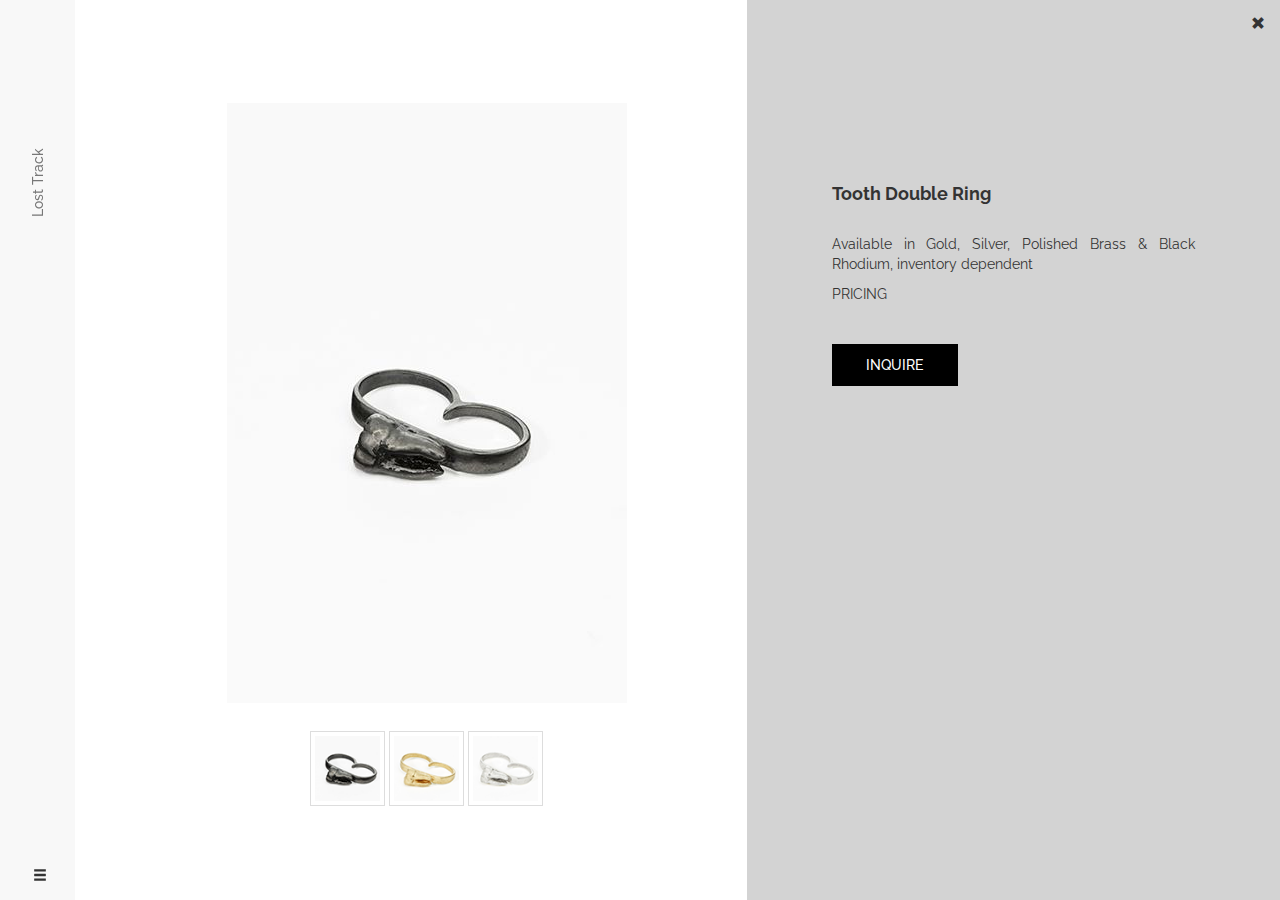
<file: detailpages/ToothRing-detail.html>
<!DOCTYPE html>
<html lang="en">
  <head>
    <meta charset="utf-8">
    <meta http-equiv="X-UA-Compatible" content="IE=edge">
    <meta name="viewport" content="width=device-width, initial-scale=1">
    <!-- The above 3 meta tags *must* come first in the head; any other head content must come *after* these tags -->
    <title>LOST TRACK JEWELRY</title>

    <!-- Bootstrap -->
   <!-- Latest compiled and minified CSS -->
    <link rel="stylesheet" href="https://maxcdn.bootstrapcdn.com/bootstrap/3.3.7/css/bootstrap.min.css" integrity="sha384-BVYiiSIFeK1dGmJRAkycuHAHRg32OmUcww7on3RYdg4Va+PmSTsz/K68vbdEjh4u" crossorigin="anonymous">
    <link rel="stylesheet" type="text/css" href="../style.css">

    <!-- HTML5 shim and Respond.js for IE8 support of HTML5 elements and media queries -->
    <!-- WARNING: Respond.js doesn't work if you view the page via file:// -->
    <!--[if lt IE 9]>
      <script src="https://oss.maxcdn.com/html5shiv/3.7.3/html5shiv.min.js"></script>
      <script src="https://oss.maxcdn.com/respond/1.4.2/respond.min.js"></script>
    <![endif]-->
    <link href="https://fonts.googleapis.com/css?family=Raleway:300,700" rel="stylesheet">
<link rel="apple-touch-icon" sizes="57x57" href="images/Favicons/apple-icon-57x57.png">
<link rel="apple-touch-icon" sizes="60x60" href="images/Favicons/apple-icon-60x60.png">
<link rel="apple-touch-icon" sizes="72x72" href="images/Favicons/apple-icon-72x72.png">
<link rel="apple-touch-icon" sizes="76x76" href="images/Favicons/apple-icon-76x76.png">
<link rel="apple-touch-icon" sizes="114x114" href="images/Favicons/apple-icon-114x114.png">
<link rel="apple-touch-icon" sizes="120x120" href="images/Favicons/apple-icon-120x120.png">
<link rel="apple-touch-icon" sizes="144x144" href="images/Favicons/apple-icon-144x144.png">
<link rel="apple-touch-icon" sizes="152x152" href="images/Favicons/apple-icon-152x152.png">
<link rel="apple-touch-icon" sizes="180x180" href="images/Favicons/apple-icon-180x180.png">
<link rel="icon" type="image/png" sizes="192x192"  href="images/Favicons/android-icon-192x192.png">
<link rel="icon" type="image/png" sizes="32x32" href="images/Favicons/favicon-32x32.png">
<link rel="icon" type="image/png" sizes="96x96" href="images/Favicons/favicon-96x96.png">
<link rel="icon" type="image/png" sizes="16x16" href="images/Favicons/favicon-16x16.png">
<link rel="manifest" href="/manifest.json">
<meta name="msapplication-TileColor" content="#ffffff">
<meta name="msapplication-TileImage" content="images/Favicons/ms-icon-144x144.png">
<meta name="theme-color" content="#ffffff">    
  </head>
  <body>
    <div id="mySidenav" class="sidenav">
      <a href="javascript:void(0)" class="closebtn" onclick="closeNav()">&times;</a>
      <a href="../index.html">Home</a>
      <a href="../about.html">About</a>
     <!-- <a href="shop.html">Shop</a>-->
    </div>

    <div class="navbar navbar-default navbar-fixed-left">
    <a class="navbar-brand" href="../index.html"><h5 class="logo">Lost Track</h5></a>
    <div class="align-bottom text-center">
    <ul class="nav navbar-nav">
     <li><span onclick="openNav()"><i class="glyphicon glyphicon-menu-hamburger"></i></span></li>
    </ul>
    </div>
    </div>
    <div id="main">
      <div class="col-md-1"></div>
      <div class="col-md-6 center-vertical">
        <img class="productimg img-responsive center-block" id="zoom" src="../images/productdetail/Ring_Single_TeethBlack_007_detail.jpg"><!-- Big Product-->
        <!-- thumbnails-->
        <div class="text-center">
         <img onclick="document.getElementById('zoom').src='../images/productdetail/Ring_Single_TeethBlack_007_detail.jpg'" src="../images/thumbnails/Ring_Single_TeethBlack_007_thumb.png" class="img-thumbnail thumbnail" alt="Brass Charm"/>
        <img onclick="document.getElementById('zoom').src='../images/productdetail/Ring_Single_TeethBrass_007_detail.jpg'" src="../images/thumbnails/Ring_Single_TeethBrass_007_thumb.png" class="img-thumbnail thumbnail" alt="Brass Charm"/>
        <img onclick="document.getElementById('zoom').src='../images/productdetail/Ring_Single_TeethSilver_012_detail.jpg'" src="../images/thumbnails/Ring_Single_TeethSilver_012_thumb.png" class="img-thumbnail thumbnail" alt="Brass Charm"/>

        </div>
        <!-- thumbnails-->
      </div>

      <div class="col-md-5 text-justify sidepanel">
        <div class="text-right">
        <a href="index.html">
        <i class="glyphicon glyphicon-remove"></i></a></div>
        <div class="productinfo">
        <h4><strong>Tooth Double Ring</strong></h4>
        <br>
        <p>Available in Gold, Silver, Polished Brass & Black Rhodium, inventory dependent</p>
        <a href="about.html">
            <p>PRICING</p>
          </a>
        <br>
       <div class="rectangle text-center">
          <a href="https://losttrackadmin.typeform.com/to/vgKyVc">
          <h5>INQUIRE</h5>
          </a>
        </div>
        </div>
      </div>
    </div>

    <!-- jQuery (necessary for Bootstrap's JavaScript plugins) -->
    <script src="https://ajax.googleapis.com/ajax/libs/jquery/1.12.4/jquery.min.js"></script>
    <!-- Include all compiled plugins (below), or include individual files as needed -->
    <!-- Latest compiled and minified JavaScript -->
    <script src="https://maxcdn.bootstrapcdn.com/bootstrap/3.3.7/js/bootstrap.min.js" integrity="sha384-Tc5IQib027qvyjSMfHjOMaLkfuWVxZxUPnCJA7l2mCWNIpG9mGCD8wGNIcPD7Txa" crossorigin="anonymous"></script>
    <script type="text/javascript" src="../losttrack.js"></script>
  </body>
</html>
</file>
<file: style.css>
html, body {
	height: 100%;
	font-family: 'Raleway', sans-serif;
}

.logo {
    -ms-transform: rotate(270deg); /* IE 9 */
    -webkit-transform: rotate(270deg); /* Chrome, Safari, Opera */
    transform: rotate(270deg);
    margin-top: 3em;
    height: 150px;
    width: 200px;
}

.navbar-brand {
	padding: 0 6px 0 6px;
}

.navbar-default {
	border: none;
}

.navbar-fixed-left {
  width: 75px;
  position: fixed;
  border-radius: 0;
  height: 100%;
}

.navbar-fixed-left .navbar-nav > li {
  float: none;  /* Cancel default li float: left */
  width: 80px;
}

.navbar-fixed-left + .container {
  padding-left: 120px;
}

.navpad {
  padding-left: 75px;
}

.glyphicon-menu-down {
  font-size: 2em;
  display: block;
  color: white;
}

.bottom-align-arrow {
    position: absolute;
    bottom: 0;
    right: 47%;
  }

.parallaxintro { 
    background-image: url("images/parallaxIntro.jpg");
    height: 100%; 
    background-attachment: fixed;
    background-position: 75px, 0px;
    background-repeat: no-repeat;
    background-size: 100%;
}
.parallax1 { 
    background-image: url("images/parallax1.jpg");
    height: 100%; 
    background-attachment: fixed;
    background-position: 75px, 0px;
    background-repeat: no-repeat;
    background-size: 100%;
}


.parallax2 { 
    background-image: url("images/parallax2.jpg");
    height: 100%; 
    background-attachment: fixed;
    background-position: 75px, 0px;
    background-repeat: no-repeat;
    background-size: 100%;
}

.parallax3 { 
    background-image: url("images/parallax3.jpg");
    height: 100%; 
    background-attachment: fixed;
    background-position: 75px, 0px;
    background-repeat: no-repeat;
    background-size: 100%;
}

.parallax4 { 
    background-image: url("images/parallax4.jpg");
    height: 100%; 
    background-attachment: fixed;
    background-position: 75px, 0px;
    background-repeat: no-repeat;
    background-size: 100%;
}


.parallax5 { 
    background-image: url("images/parallax5.jpg");
    height: 100%; 
    background-attachment: fixed;
    background-position: 75px, 0px;
    background-repeat: no-repeat;
    background-size: 100%;

}
.parallax6 { 
    background-image: url("images/parallax6.jpg");
    height: 100%; 
    background-attachment: fixed;
    background-position: 75px, 0px;
    background-repeat: no-repeat;
    background-size: 100%;
}
.align-bottom {
    position: fixed;
    bottom: 1em;
    left: 0;
}

.center-vertical {
  height: 100%;
  display: flex;
  flex-direction: column;
  justify-content: center;
}

.productimg {
	max-height: 89vh;
  margin-top: 2em;
  margin-bottom: 2em;
}

.productinfo {
	padding: 5em;
	padding-top: 10em;
}

.sidepanel {
  padding-top: 1em;
  background-color: #d3d3d3;
  height: 100%;
}

.thumbnail {
  width: 75px;
  height: 75px;
  display: inline-block;
  border-radius: 0px;
}

.rectangle {
	width: 9em;
	height: 3em;
	background-color: #000000;
	color: #ffffff;
}

div.rectangle h5 {
	padding-top: 1em;
}

.glyphicon-shopping-cart {
	padding-left: .4em;
}

a:link {
	color: inherit;
}

a:hover {
  text-decoration: underline;
  color: inherit;
}

.more-info {
	padding-top: .6em;
}

.box {
	width: 9em;
	height: 3em;
	border: 2px solid black;
	margin-top: 20em;
	float: right;
}
.fullscreen-bg {
    position: fixed;
    top: 0;
    right: 0;
    bottom: 0;
    left: 0;
    overflow: hidden;
    z-index: -100;
}

.fullscreen-bg__video {
    position: absolute;
    top: 0;
    left: 0;
    width: 100%;
    height: 100%;
}

video {
  width: 100%;
}

video.fullscreen { 
  position: fixed;
  top: 50%;
  left: 50%;
  min-width: 100%;
  min-height: 100%;
  width: auto;
  height: auto;
  z-index: -100;
  transform: translate(-50%, -50%);
  background: url('white.gif') no-repeat;
  background-size: cover;
  transition: 1s opacity;
}

#shop {
  width: 95vw;
}
/* The side navigation menu */
.sidenav {
    height: 100%; /* 100% Full-height */
    width: 0; /* 0 width - change this with JavaScript */
    position: fixed; /* Stay in place */
    z-index: 1; /* Stay on top */
    top: 0;
    left: 0;
    background-color: #f8f8f8;
    overflow-x: hidden; /* Disable horizontal scroll */
    padding-top: 60px; /* Place content 60px from the top */
    transition: 0.5s; /* 0.5 second transition effect to slide in the sidenav */
}

/* The navigation menu links */
.sidenav a {
    padding: 8px 8px 8px 32px;
    text-decoration: none;
    font-size: 1.5em;
    color: #333;
    display: block;
    transition: 0.3s
}

/* When you mouse over the navigation links, change their color */
.sidenav a:hover, .offcanvas a:focus{
    color: #f1f1f1;
}

/* Position and style the close button (top right corner) */
.sidenav .closebtn {
    position: absolute;
    top: 0;
    right: 25px;
    font-size: 36px;
    margin-left: 50px;
}

/* Style page content - use this if you want to push the page content to the right when you open the side navigation */
#main {
    transition: margin-left .5s;
    height: 100%;
}


/* On smaller screens, where height is less than 450px, change the style of the sidenav (less padding and a smaller font size) */
@media screen and (max-height: 450px) {
    .sidenav {padding-top: 15px;}
    .sidenav a {font-size: 18px;}
}

/* -----------------------------MEDIA QUERIES----------------------------------- */

/* ----------- iPhone 4 and 4S ----------- */

/* Portrait and Landscape */
@media only screen and (min-device-width: 320px) and (max-device-width: 480px) and (-webkit-min-device-pixel-ratio: 2) {

}

/* Portrait */
@media only screen 
  and (min-device-width: 320px) 
  and (max-device-width: 480px)
  and (-webkit-min-device-pixel-ratio: 2)
  and (orientation: portrait) {
}

/* Landscape */
@media only screen 
  and (min-device-width: 320px) 
  and (max-device-width: 480px)
  and (-webkit-min-device-pixel-ratio: 2)
  and (orientation: landscape) {

}

/* ----------- iPhone 5 and 5S ----------- */

/* Portrait and Landscape */
@media only screen and (min-device-width: 320px) and (max-device-width: 568px) and (-webkit-min-device-pixel-ratio: 2) {
    .navbar {
      position: fixed;
      display: block;
      height: 2em;
      width: 100%;
    }

    .logo {
    -ms-transform: rotate(0deg); /* IE 9 */
    -webkit-transform: rotate(0deg); /* Chrome, Safari, Opera */
    transform: rotate(0deg);
    margin-top: 1em;
    margin-bottom: 1em;
    }

    .align-bottom {
      bottom: 0;
      position: static;
      float: right;
      margin-top: 0.5em
    }

    /* The Overlay (background) */
.overlay {
    /* Height & width depends on how you want to reveal the overlay (see JS below) */    
    height: 100%;
    width: 0;
    position: fixed; /* Stay in place */
    z-index: 1; /* Sit on top */
    left: 0;
    top: 0;
    background-color: rgb(0,0,0); /* Black fallback color */
    background-color: rgba(0,0,0, 0.9); /* Black w/opacity */
    overflow-x: hidden; /* Disable horizontal scroll */
    transition: 0.5s; /* 0.5 second transition effect to slide in or slide down the overlay (height or width, depending on reveal) */
}

/* Position the content inside the overlay */
.overlay-content {
    position: relative;
    top: 25%; /* 25% from the top */
    width: 100%; /* 100% width */
    text-align: center; /* Centered text/links */
    margin-top: 30px; /* 30px top margin to avoid conflict with the close button on smaller screens */
}

/* The navigation links inside the overlay */
.overlay a {
    padding: 8px;
    text-decoration: none;
    font-size: 20px;
    color: #818181;
    display: block; /* Display block instead of inline */
    transition: 0.3s; /* Transition effects on hover (color) */
}

/* When you mouse over the navigation links, change their color */
.overlay a:hover, .overlay a:focus {
    color: #f1f1f1;
}

/* Position the close button (top right corner) */
.overlay .closebtn {
    position: absolute;
    top: 15px;
    right: 35px;
    font-size: 40px;
}

}

/* Portrait */
@media only screen 
  and (min-device-width: 320px) 
  and (max-device-width: 568px)
  and (-webkit-min-device-pixel-ratio: 2)
  and (orientation: portrait) {
}

/* Landscape */
@media only screen 
  and (min-device-width: 320px) 
  and (max-device-width: 568px)
  and (-webkit-min-device-pixel-ratio: 2)
  and (orientation: landscape) {

}

/* ----------- iPhone 6 ----------- */

/* Portrait and Landscape */
@media only screen 
  and (min-device-width: 375px) 
  and (max-device-width: 667px) 
  and (-webkit-min-device-pixel-ratio: 2) { 

}

/* Portrait */
@media only screen 
  and (min-device-width: 375px) 
  and (max-device-width: 667px) 
  and (-webkit-min-device-pixel-ratio: 2)
  and (orientation: portrait) { 

}

/* Landscape */
@media only screen 
  and (min-device-width: 375px) 
  and (max-device-width: 667px) 
  and (-webkit-min-device-pixel-ratio: 2)
  and (orientation: landscape) { 

}

/* ----------- iPhone 6+ ----------- */

/* Portrait and Landscape */
@media only screen 
  and (min-device-width: 414px) 
  and (max-device-width: 736px) 
  and (-webkit-min-device-pixel-ratio: 3) { 

}

/* Portrait */
@media only screen 
  and (min-device-width: 414px) 
  and (max-device-width: 736px) 
  and (-webkit-min-device-pixel-ratio: 3)
  and (orientation: portrait) { 

}

/* Landscape */
@media only screen 
  and (min-device-width: 414px) 
  and (max-device-width: 736px) 
  and (-webkit-min-device-pixel-ratio: 3)
  and (orientation: landscape) { 

}

/* ----------- Galaxy S3 ----------- */

/* Portrait and Landscape */
@media screen 
  and (device-width: 320px) 
  and (device-height: 640px) 
  and (-webkit-device-pixel-ratio: 2) {

}

/* Portrait */
@media screen 
  and (device-width: 320px) 
  and (device-height: 640px) 
  and (-webkit-device-pixel-ratio: 2) 
  and (orientation: portrait) {

}

/* Landscape */
@media screen 
  and (device-width: 320px) 
  and (device-height: 640px) 
  and (-webkit-device-pixel-ratio: 2) 
  and (orientation: landscape) {

}

/* ----------- Galaxy S4 ----------- */

/* Portrait and Landscape */
@media screen 
  and (device-width: 320px) 
  and (device-height: 640px) 
  and (-webkit-device-pixel-ratio: 3) {

}

/* Portrait */
@media screen 
  and (device-width: 320px) 
  and (device-height: 640px) 
  and (-webkit-device-pixel-ratio: 3) 
  and (orientation: portrait) {

}

/* Landscape */
@media screen 
  and (device-width: 320px) 
  and (device-height: 640px) 
  and (-webkit-device-pixel-ratio: 3) 
  and (orientation: landscape) {

}

/* ----------- Galaxy S5 & HTC One ----------- */

/* Portrait and Landscape */
@media screen 
  and (device-width: 360px) 
  and (device-height: 640px) 
  and (-webkit-device-pixel-ratio: 3) {

}

/* Portrait */
@media screen 
  and (device-width: 360px) 
  and (device-height: 640px) 
  and (-webkit-device-pixel-ratio: 3) 
  and (orientation: portrait) {

}

/* Landscape */
@media screen 
  and (device-width: 360px) 
  and (device-height: 640px) 
  and (-webkit-device-pixel-ratio: 3) 
  and (orientation: landscape) {

}
</file>
